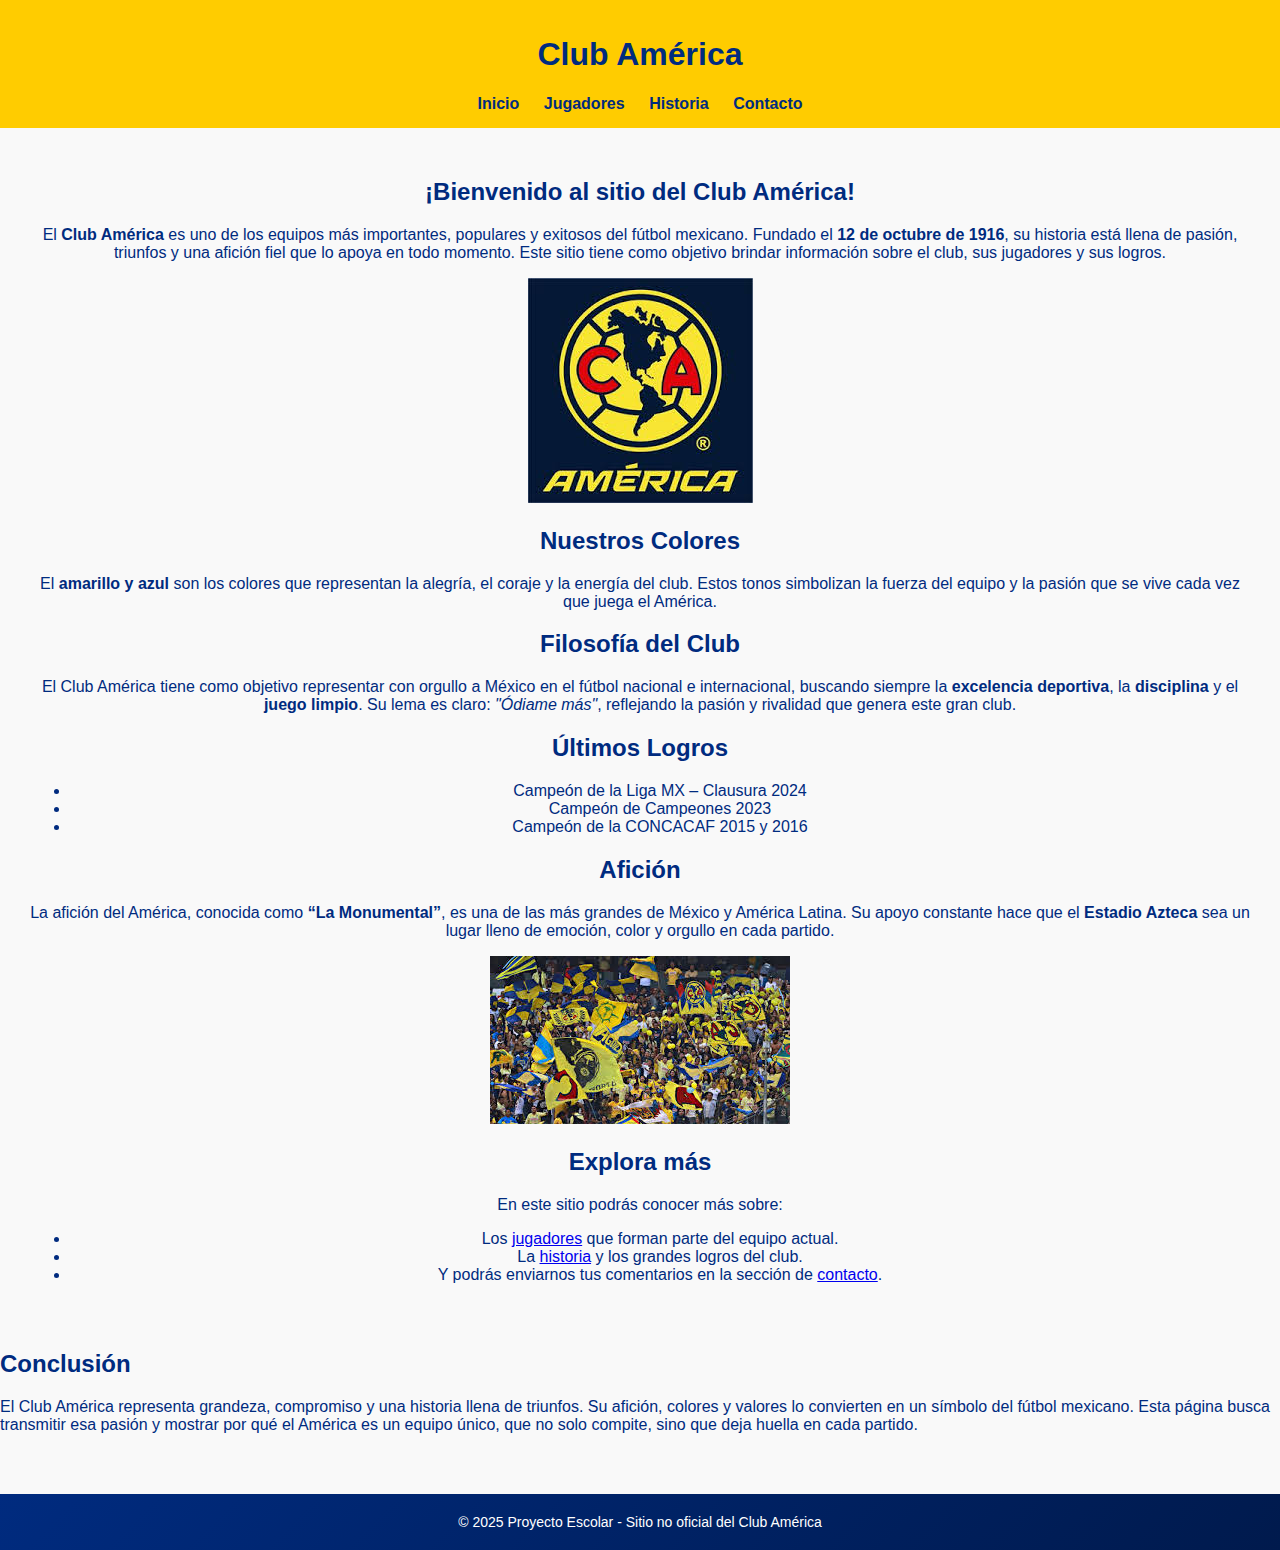
<file: index.html>
<!DOCTYPE html>
<html lang="es">
<head>
  <meta charset="UTF-8">
  <meta name="viewport" content="width=device-width, initial-scale=1.0">
  <title>Club América - Página Oficial Escolar</title>
  <link rel="stylesheet" href="cs.css">
</head>
<body>
  <header>
    <h1>Club América</h1>
    <nav>
      <a href="index.html">Inicio</a>
      <a href="jugadores.html">Jugadores</a>
      <a href="historia.html">Historia</a>
      <a href="contacto.html">Contacto</a>
    </nav>
  </header>

  <section class="principal">
    <h2>¡Bienvenido al sitio del Club América!</h2>
    <p>
      El <strong>Club América</strong> es uno de los equipos más importantes, populares y exitosos del fútbol mexicano.  
      Fundado el <strong>12 de octubre de 1916</strong>, su historia está llena de pasión, triunfos y una afición fiel que lo apoya en todo momento.  
      Este sitio tiene como objetivo brindar información sobre el club, sus jugadores y sus logros.
    </p>

    <img src="[data-uri]" alt="Club América equipo" class="imagen-principal">

    <h2>Nuestros Colores</h2>
    <p>
      El <strong>amarillo y azul</strong> son los colores que representan la alegría, el coraje y la energía del club.  
      Estos tonos simbolizan la fuerza del equipo y la pasión que se vive cada vez que juega el América.
    </p>

    <div class="colores">
      <div class="color amarillo"></div>
      <div class="color azul"></div>
    </div>

    <h2>Filosofía del Club</h2>
    <p>
      El Club América tiene como objetivo representar con orgullo a México en el fútbol nacional e internacional,  
      buscando siempre la <strong>excelencia deportiva</strong>, la <strong>disciplina</strong> y el <strong>juego limpio</strong>.  
      Su lema es claro: <em>"Ódiame más"</em>, reflejando la pasión y rivalidad que genera este gran club.
    </p>

    <h2>Últimos Logros</h2>
    <ul>
      <li>Campeón de la Liga MX – Clausura 2024</li>
      <li>Campeón de Campeones 2023</li>
      <li>Campeón de la CONCACAF 2015 y 2016</li>
    </ul>

    <h2>Afición</h2>
    <p>
      La afición del América, conocida como <strong>“La Monumental”</strong>, es una de las más grandes de México y América Latina.  
      Su apoyo constante hace que el <strong>Estadio Azteca</strong> sea un lugar lleno de emoción, color y orgullo en cada partido.
    </p>

    <img src="[data-uri]" alt="Afición del Club América" class="imagen-principal">

    <h2>Explora más</h2>
    <p>En este sitio podrás conocer más sobre:</p>
    <ul>
      <li>Los <a href="jugadores.html">jugadores</a> que forman parte del equipo actual.</li>
      <li>La <a href="historia.html">historia</a> y los grandes logros del club.</li>
      <li>Y podrás enviarnos tus comentarios en la sección de <a href="contacto.html">contacto</a>.</li>
    </ul>
  </section>

  <!-- Conclusión -->
    <h2>Conclusión</h2>
    <p>
      El Club América representa grandeza, compromiso y una historia llena de triunfos.  
      Su afición, colores y valores lo convierten en un símbolo del fútbol mexicano.  
      Esta página busca transmitir esa pasión y mostrar por qué el América es un equipo único,  
      que no solo compite, sino que deja huella en cada partido.
    </p>
  </section>

  <footer>
    <p>&copy; 2025 Proyecto Escolar - Sitio no oficial del Club América</p>
  </footer>
</body>
</html>
</file>
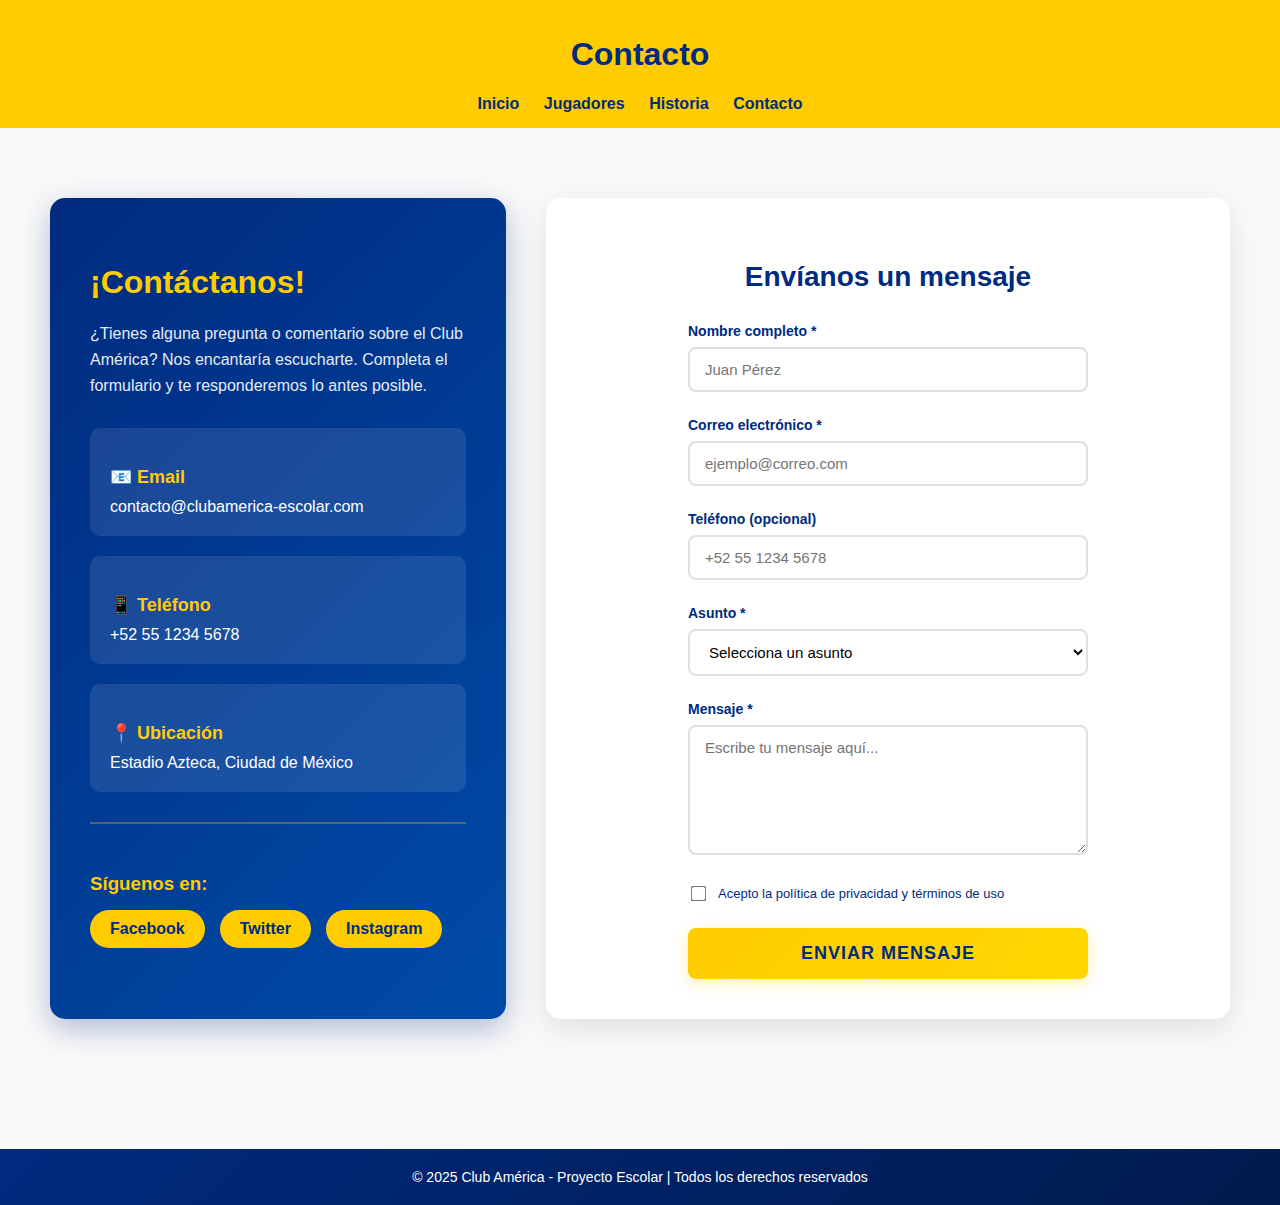
<file: contacto.html>
<!DOCTYPE html>
<html lang="es">
<head>
  <meta charset="UTF-8">
  <meta name="viewport" content="width=device-width, initial-scale=1.0">
  <title>Club América - Contacto</title>
  <link rel="stylesheet" href="cs.css">
</head>
<body>
  <header>
    <h1>Contacto</h1>
    <nav>
      <a href="index.html">Inicio</a>
      <a href="jugadores.html">Jugadores</a>
      <a href="historia.html">Historia</a>
      <a href="contacto.html">Contacto</a>
    </nav>
  </header>

  <section class="principal">
    <div class="contacto-container">
      <div class="contacto-info">
        <h2>¡Contáctanos!</h2>
        <p class="contacto-descripcion">
          ¿Tienes alguna pregunta o comentario sobre el Club América? 
          Nos encantaría escucharte. Completa el formulario y te responderemos 
          lo antes posible.
        </p>
        
        <div class="info-item">
          <h3>📧 Email</h3>
          <p>contacto@clubamerica-escolar.com</p>
        </div>
        
        <div class="info-item">
          <h3>📱 Teléfono</h3>
          <p>+52 55 1234 5678</p>
        </div>
        
        <div class="info-item">
          <h3>📍 Ubicación</h3>
          <p>Estadio Azteca, Ciudad de México</p>
        </div>

        <div class="redes-sociales">
          <h3>Síguenos en:</h3>
          <div class="iconos-redes">
            <a href="#" class="red-social">Facebook</a>
            <a href="#" class="red-social">Twitter</a>
            <a href="#" class="red-social">Instagram</a>
          </div>
        </div>
      </div>

      <div class="contacto-form">
        <h2>Envíanos un mensaje</h2>
        <form class="formulario">
          <div class="form-group">
            <label for="nombre">Nombre completo *</label>
            <input type="text" id="nombre" name="nombre" placeholder="Juan Pérez" required>
          </div>

          <div class="form-group">
            <label for="email">Correo electrónico *</label>
            <input type="email" id="email" name="email" placeholder="ejemplo@correo.com" required>
          </div>

          <div class="form-group">
            <label for="telefono">Teléfono (opcional)</label>
            <input type="tel" id="telefono" name="telefono" placeholder="+52 55 1234 5678">
          </div>

          <div class="form-group">
            <label for="asunto">Asunto *</label>
            <select id="asunto" name="asunto" required>
              <option value="">Selecciona un asunto</option>
              <option value="informacion">Información general</option>
              <option value="sugerencia">Sugerencia</option>
              <option value="queja">Queja o reclamo</option>
              <option value="otro">Otro</option>
            </select>
          </div>

          <div class="form-group">
            <label for="mensaje">Mensaje *</label>
            <textarea id="mensaje" name="mensaje" rows="6" placeholder="Escribe tu mensaje aquí..." required></textarea>
          </div>

          <div class="form-group checkbox-group">
            <input type="checkbox" id="acepto" name="acepto" required>
            <label for="acepto">Acepto la política de privacidad y términos de uso</label>
          </div>

          <button type="submit" class="btn-enviar">
            Enviar Mensaje
          </button>
        </form>
      </div>
    </div>
  </section>

  <footer>
    <p>© 2025 Club América - Proyecto Escolar | Todos los derechos reservados</p>
  </footer>
</body>
</html>
</file>
<file: cs.css>
body {
  font-family: Arial, sans-serif;
  background-color: #f9f9f9;
  margin: 0;
  color: #002b7f;
}

header {
  background-color: #ffcc00;
  color: #002b7f;
  text-align: center;
  padding: 15px;
}

nav a {
  color: #002b7f;
  text-decoration: none;
  margin: 0 10px;
  font-weight: bold;
}

nav a:hover {
  text-decoration: underline;
}

.principal {
  text-align: center;
  padding: 30px;
}

.imagen {
  width: 60%;
  max-width: 400px;
  margin-top: 20px;
  border-radius: 10px;
}

footer {
  background-color: #002b7f;
  color: white;
  text-align: center;
  padding: 10px;
  margin-top: 40px;
}

/* Sección jugadores */
.jugadores {
  display: flex;
  justify-content: center;
  gap: 30px;
  flex-wrap: wrap;
  margin-top: 30px;
}

.jugador img {
  width: 150px;
  border-radius: 10px;
}

.jugador p {
  margin-top: 10px;
  font-weight: bold;
}

/* Formulario */
.formulario {
  text-align: left;
  width: 80%;
  max-width: 400px;
  margin: auto;
}

input, textarea {
  width: 100%;
  padding: 8px;
  border-radius: 5px;
  border: 1px solid #ccc;
}

input[type="submit"] {
  background-color: #ffcc00;
  color: #002b7f;
  font-weight: bold;
  border: none;
  cursor: pointer;
}

input[type="submit"]:hover {
  background-color: #002b7f;
  color: #ffcc00;
}

/* ========================================
   ESTILOS MEJORADOS PARA PÁGINA DE CONTACTO
   ======================================== */

/* Container principal de contacto */
.contacto-container {
  display: grid;
  grid-template-columns: 1fr 1.5fr;
  gap: 40px;
  max-width: 1200px;
  margin: 0 auto;
  padding: 40px 20px;
  text-align: left;
}

/* Sección de información de contacto */
.contacto-info {
  background: linear-gradient(135deg, #002b7f 0%, #004ba8 100%);
  color: white;
  padding: 40px;
  border-radius: 15px;
  box-shadow: 0 10px 30px rgba(0, 43, 127, 0.3);
}

.contacto-info h2 {
  font-size: 32px;
  margin-bottom: 20px;
  color: #ffcc00;
}

.contacto-descripcion {
  font-size: 16px;
  line-height: 1.6;
  margin-bottom: 30px;
  opacity: 0.9;
}

.info-item {
  background-color: rgba(255, 255, 255, 0.1);
  padding: 20px;
  border-radius: 10px;
  margin-bottom: 20px;
  transition: transform 0.3s ease, background-color 0.3s ease;
}

.info-item:hover {
  transform: translateX(10px);
  background-color: rgba(255, 255, 255, 0.15);
}

.info-item h3 {
  font-size: 18px;
  margin-bottom: 10px;
  color: #ffcc00;
}

.info-item p {
  margin: 0;
  font-size: 16px;
}

/* Redes sociales */
.redes-sociales {
  margin-top: 30px;
  padding-top: 30px;
  border-top: 2px solid rgba(255, 204, 0, 0.3);
}

.redes-sociales h3 {
  color: #ffcc00;
  margin-bottom: 15px;
}

.iconos-redes {
  display: flex;
  gap: 15px;
  flex-wrap: wrap;
}

.red-social {
  background-color: #ffcc00;
  color: #002b7f;
  padding: 10px 20px;
  border-radius: 25px;
  text-decoration: none;
  font-weight: bold;
  transition: all 0.3s ease;
  display: inline-block;
}

.red-social:hover {
  background-color: white;
  transform: translateY(-3px);
  box-shadow: 0 5px 15px rgba(255, 204, 0, 0.4);
}

/* Sección del formulario */
.contacto-form {
  background-color: white;
  padding: 40px;
  border-radius: 15px;
  box-shadow: 0 10px 30px rgba(0, 0, 0, 0.1);
}

.contacto-form h2 {
  font-size: 28px;
  color: #002b7f;
  margin-bottom: 30px;
  text-align: center;
}

/* Grupos de formulario */
.form-group {
  margin-bottom: 25px;
}

.form-group label {
  display: block;
  font-weight: bold;
  color: #002b7f;
  margin-bottom: 8px;
  font-size: 14px;
}

.form-group input,
.form-group textarea,
.form-group select {
  width: 100%;
  padding: 12px 15px;
  border: 2px solid #e0e0e0;
  border-radius: 8px;
  font-size: 15px;
  transition: all 0.3s ease;
  font-family: Arial, sans-serif;
  box-sizing: border-box;
}

.form-group input:focus,
.form-group textarea:focus,
.form-group select:focus {
  outline: none;
  border-color: #ffcc00;
  box-shadow: 0 0 0 3px rgba(255, 204, 0, 0.1);
}

.form-group textarea {
  resize: vertical;
  min-height: 120px;
}

.form-group select {
  cursor: pointer;
  background-color: white;
}

/* Checkbox personalizado */
.checkbox-group {
  display: flex;
  align-items: center;
  gap: 10px;
}

.checkbox-group input[type="checkbox"] {
  width: auto;
  cursor: pointer;
  transform: scale(1.2);
}

.checkbox-group label {
  margin: 0;
  font-weight: normal;
  font-size: 13px;
  cursor: pointer;
}

/* Botón de enviar mejorado */
.btn-enviar {
  width: 100%;
  background: linear-gradient(135deg, #ffcc00 0%, #ffd700 100%);
  color: #002b7f;
  padding: 15px 30px;
  border: none;
  border-radius: 8px;
  font-size: 18px;
  font-weight: bold;
  cursor: pointer;
  transition: all 0.3s ease;
  text-transform: uppercase;
  letter-spacing: 1px;
  box-shadow: 0 4px 15px rgba(255, 204, 0, 0.3);
}

.btn-enviar:hover {
  background: linear-gradient(135deg, #002b7f 0%, #004ba8 100%);
  color: #ffcc00;
  transform: translateY(-2px);
  box-shadow: 0 6px 20px rgba(0, 43, 127, 0.4);
}

.btn-enviar:active {
  transform: translateY(0);
}

/* Animación de entrada */
@keyframes fadeInUp {
  from {
    opacity: 0;
    transform: translateY(30px);
  }
  to {
    opacity: 1;
    transform: translateY(0);
  }
}

.contacto-info,
.contacto-form {
  animation: fadeInUp 0.6s ease-out;
}

.contacto-form {
  animation-delay: 0.2s;
}

/* Responsive Design para Contacto */
@media (max-width: 968px) {
  .contacto-container {
    grid-template-columns: 1fr;
    gap: 30px;
  }
  
  .contacto-info {
    order: 2;
  }
  
  .contacto-form {
    order: 1;
  }
}

@media (max-width: 600px) {
  .contacto-info,
  .contacto-form {
    padding: 25px;
  }
  
  .contacto-info h2,
  .contacto-form h2 {
    font-size: 24px;
  }
  
  .iconos-redes {
    flex-direction: column;
  }
  
  .red-social {
    text-align: center;
  }
}

/* Footer mejorado */
footer {
  background: linear-gradient(135deg, #002b7f 0%, #001a4d 100%);
  color: white;
  text-align: center;
  padding: 20px;
  margin-top: 60px;
  font-size: 14px;
}

footer p {
  margin: 0;
}
</file>
